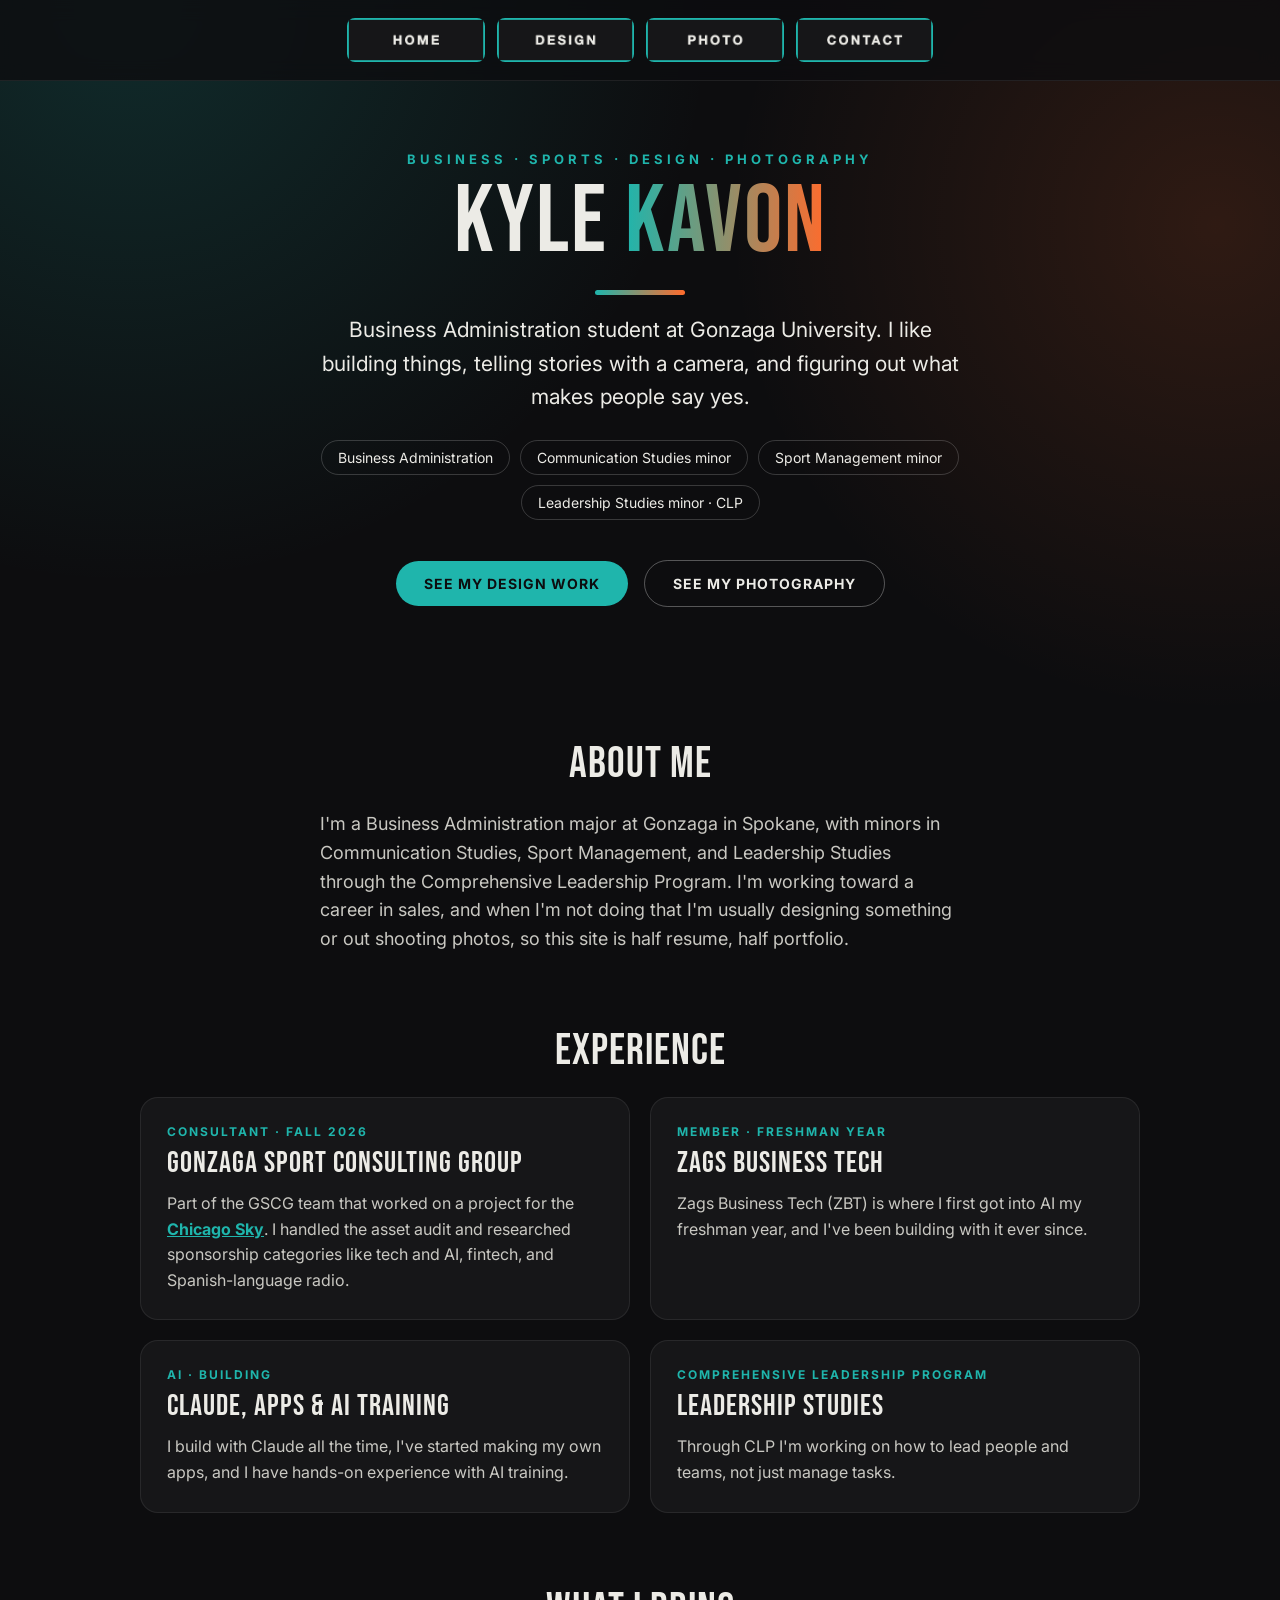
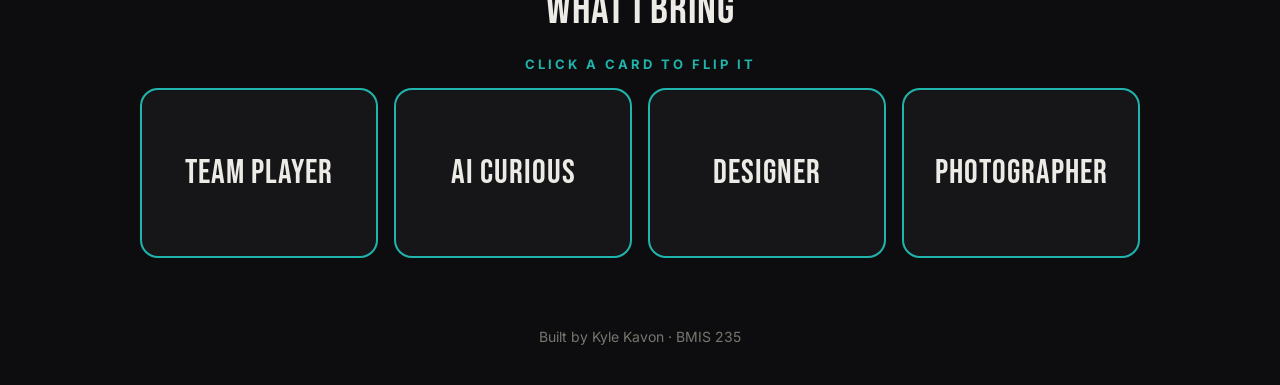
<file: index.html>
<!DOCTYPE html>
<!--
Author: Kyle Kavon
GU username: kkavon
Course: BMIS 235 - HTML-3
-->
<html lang="en">
<head>
<meta charset="utf-8">
<meta name="author" content="Kyle Kavon">
<meta name="viewport" content="width=device-width, initial-scale=1">
<title>Kyle Kavon · Portfolio</title>

<!-- fonts: Bebas Neue for headlines, Inter for body text -->
<link rel="preconnect" href="https://fonts.googleapis.com">
<link rel="stylesheet" href="https://fonts.googleapis.com/css2?family=Bebas+Neue&family=Inter:wght@400;600;700&display=swap">

<!-- this one line connects the page to the stylesheet -->
<link rel="stylesheet" href="styles.css">
</head>
<body>

<nav>
<a href="index.html"><img src="img/home.png" alt="Home"></a>
<a href="design.html"><img src="img/design.png" alt="Design"></a>
<a href="photography.html"><img src="img/photo.png" alt="Photo"></a>
<a href="contact.html"><img src="img/contact.png" alt="Contact"></a>
</nav>

<div class="hero">
<div class="eyebrow">Business &middot; Sports &middot; Design &middot; Photography</div>
<h1>Kyle <span class="gradient">Kavon</span></h1>
<p class="lead">Business Administration student at Gonzaga University. I like building things, telling stories with a camera, and figuring out what makes people say yes.</p>
<ul class="tags">
<li>Business Administration</li>
<li>Communication Studies minor</li>
<li>Sport Management minor</li>
<li>Leadership Studies minor &middot; CLP</li>
</ul>
<div class="cta">
<a href="design.html">See my design work</a>
<a class="alt" href="photography.html">See my photography</a>
</div>
</div>

<h2>About me</h2>
<p>I'm a Business Administration major at Gonzaga in Spokane, with minors in Communication Studies, Sport Management, and Leadership Studies through the Comprehensive Leadership Program. I'm working toward a career in sales, and when I'm not doing that I'm usually designing something or out shooting photos, so this site is half resume, half portfolio.</p>

<h2>Experience</h2>
<div class="cards">
<div class="card">
<div class="role">Consultant &middot; Fall 2026</div>
<h3>Gonzaga Sport Consulting Group</h3>
<p>Part of the GSCG team that worked on a project for the <a href="https://sky.wnba.com">Chicago Sky</a>. I handled the asset audit and researched sponsorship categories like tech and AI, fintech, and Spanish-language radio.</p>
</div>
<div class="card">
<div class="role">Member &middot; Freshman year</div>
<h3>Zags Business Tech</h3>
<p>Zags Business Tech (ZBT) is where I first got into AI my freshman year, and I've been building with it ever since.</p>
</div>
<div class="card">
<div class="role">AI &middot; Building</div>
<h3>Claude, Apps &amp; AI Training</h3>
<p>I build with Claude all the time, I've started making my own apps, and I have hands-on experience with AI training.</p>
</div>
<div class="card">
<div class="role">Comprehensive Leadership Program</div>
<h3>Leadership Studies</h3>
<p>Through CLP I'm working on how to lead people and teams, not just manage tasks.</p>
</div>
</div>

<h2>What I bring</h2>
<!-- Part 7: interactive graphic goes inside this box -->
<div class="showcase">
<!-- HTML: four cards, the front shows a strength and the back shows the proof -->
<div class="kk">
  <div class="kk-title">Click a card to flip it</div>
  <div class="kk-grid">
    <button class="kk-card" type="button"><span class="kk-inner"><span class="kk-front">Team Player</span><span class="kk-back">Part of the Gonzaga Sport Consulting Group team that worked with the Chicago Sky.</span></span></button>
    <button class="kk-card" type="button"><span class="kk-inner"><span class="kk-front">AI Curious</span><span class="kk-back">Got into AI through ZBT. Now I build apps with Claude and have AI training experience.</span></span></button>
    <button class="kk-card" type="button"><span class="kk-inner"><span class="kk-front">Designer</span><span class="kk-back">Posters, social graphics and branding. See the Design page.</span></span></button>
    <button class="kk-card" type="button"><span class="kk-inner"><span class="kk-front">Photographer</span><span class="kk-back">Sports photos edited in Lightroom. See the Photography page.</span></span></button>
  </div>
</div>

<!-- CSS: dark cards with a teal to orange edge that flip in 3D, every rule starts with .showcase -->
<style>
.showcase {
  max-width: 1000px;
  margin: 0 auto;
}
.showcase .kk {
  font-family: "Inter", "Helvetica Neue", Arial, sans-serif;
  text-align: center;
}
.showcase .kk-title {
  color: #1fb5ac;
  font-size: 13px;
  font-weight: 700;
  letter-spacing: 3px;
  text-transform: uppercase;
  margin-bottom: 16px;
}
.showcase .kk-grid {
  display: grid;
  grid-template-columns: repeat(auto-fit, minmax(200px, 1fr));
  gap: 16px;
}
.showcase .kk-card {
  height: 170px;
  padding: 0;
  border: none;
  background: none;
  cursor: pointer;
  perspective: 900px;
  font-family: "Inter", "Helvetica Neue", Arial, sans-serif;
}
.showcase .kk-inner {
  position: relative;
  display: block;
  width: 100%;
  height: 100%;
  transition: transform 0.6s;
  transform-style: preserve-3d;
}
.showcase .kk-card:hover .kk-inner {
  transform: rotateY(12deg);
}
.showcase .kk-card.kk-flipped .kk-inner {
  transform: rotateY(180deg);
}
.showcase .kk-front,
.showcase .kk-back {
  position: absolute;
  top: 0;
  left: 0;
  width: 100%;
  height: 100%;
  box-sizing: border-box;
  display: flex;
  align-items: center;
  justify-content: center;
  padding: 18px;
  border-radius: 18px;
  backface-visibility: hidden;
  -webkit-backface-visibility: hidden;
}
.showcase .kk-front {
  background-color: #161618;
  border: 2px solid #1fb5ac;
  color: #ecebe6;
  font-family: "Bebas Neue", Impact, sans-serif;
  font-size: 34px;
  letter-spacing: 1px;
}
.showcase .kk-back {
  background: linear-gradient(135deg, #1fb5ac, #ff6b2c);
  color: #0d0d0f;
  font-size: 15px;
  font-weight: 600;
  line-height: 1.45;
  transform: rotateY(180deg);
}
</style>

<!-- JavaScript: flips a card over each time you click it -->
<script>
(function () {
  var cards = document.querySelectorAll(".showcase .kk-card");
  for (var i = 0; i < cards.length; i++) {
    cards[i].addEventListener("click", function () {
      this.classList.toggle("kk-flipped");
    });
  }
})();
</script>
</div>

<footer>Built by Kyle Kavon &middot; BMIS 235</footer>

</body>
</html>
</file>
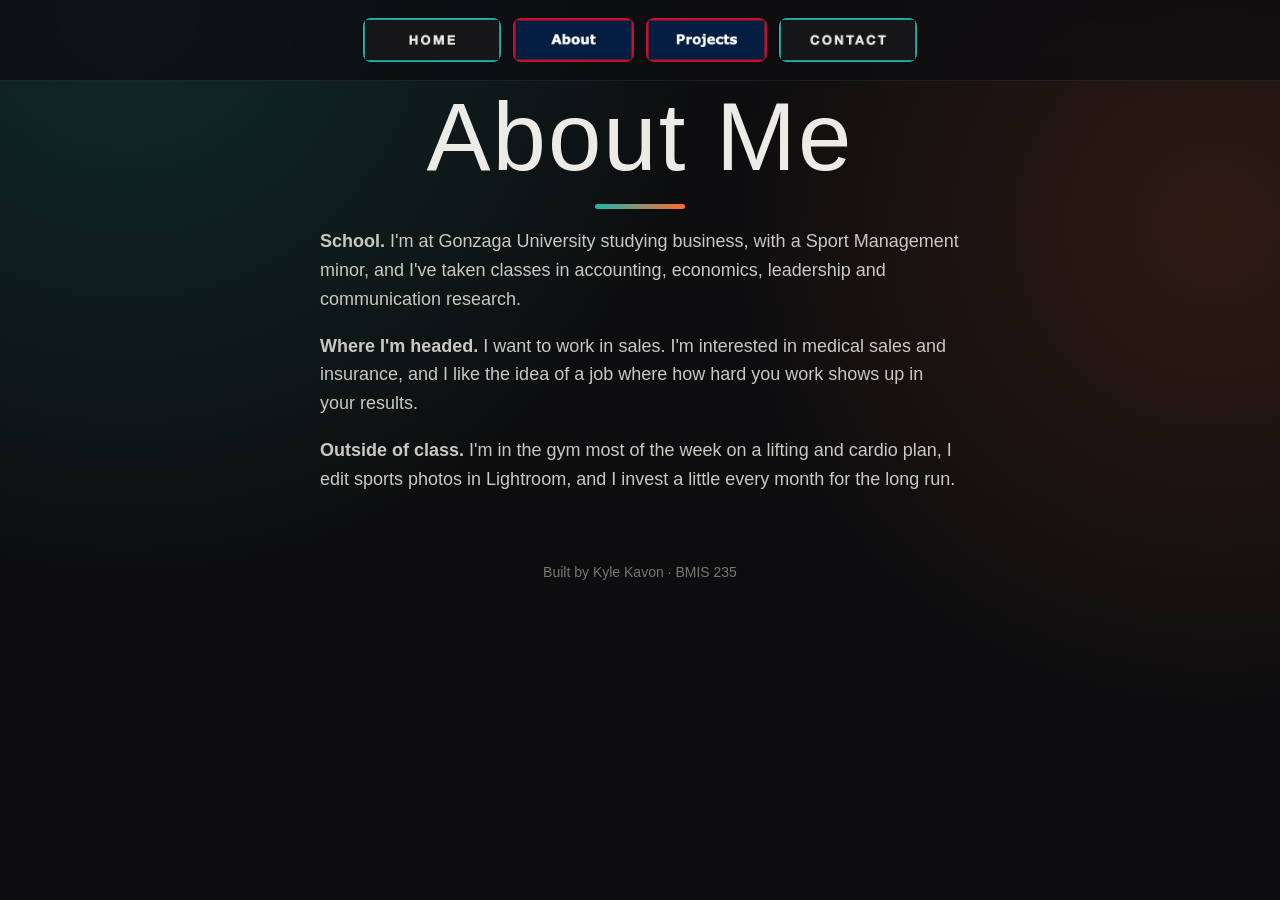
<file: about.html>
<!DOCTYPE html>
<!--
Author: Kyle Kavon
GU username: kkavon
Course: BMIS 235 - HTML-3
-->
<html lang="en">
<head>
<meta charset="utf-8">
<meta name="author" content="Kyle Kavon">
<title>About · Kyle Kavon</title>
<link rel="stylesheet" href="styles.css">
</head>
<body>

<nav>
<a href="index.html"><img src="img/home.png" alt="Home"></a>
<a href="about.html"><img src="img/about.png" alt="About"></a>
<a href="projects.html"><img src="img/projects.png" alt="Projects"></a>
<a href="contact.html"><img src="img/contact.png" alt="Contact"></a>
</nav>

<h1>About Me</h1>
<p><b>School.</b> I'm at Gonzaga University studying business, with a Sport Management minor, and I've taken classes in accounting, economics, leadership and communication research.</p>
<p><b>Where I'm headed.</b> I want to work in sales. I'm interested in medical sales and insurance, and I like the idea of a job where how hard you work shows up in your results.</p>
<p><b>Outside of class.</b> I'm in the gym most of the week on a lifting and cardio plan, I edit sports photos in Lightroom, and I invest a little every month for the long run.</p>

<footer>Built by Kyle Kavon &middot; BMIS 235</footer>

</body>
</html>
</file>
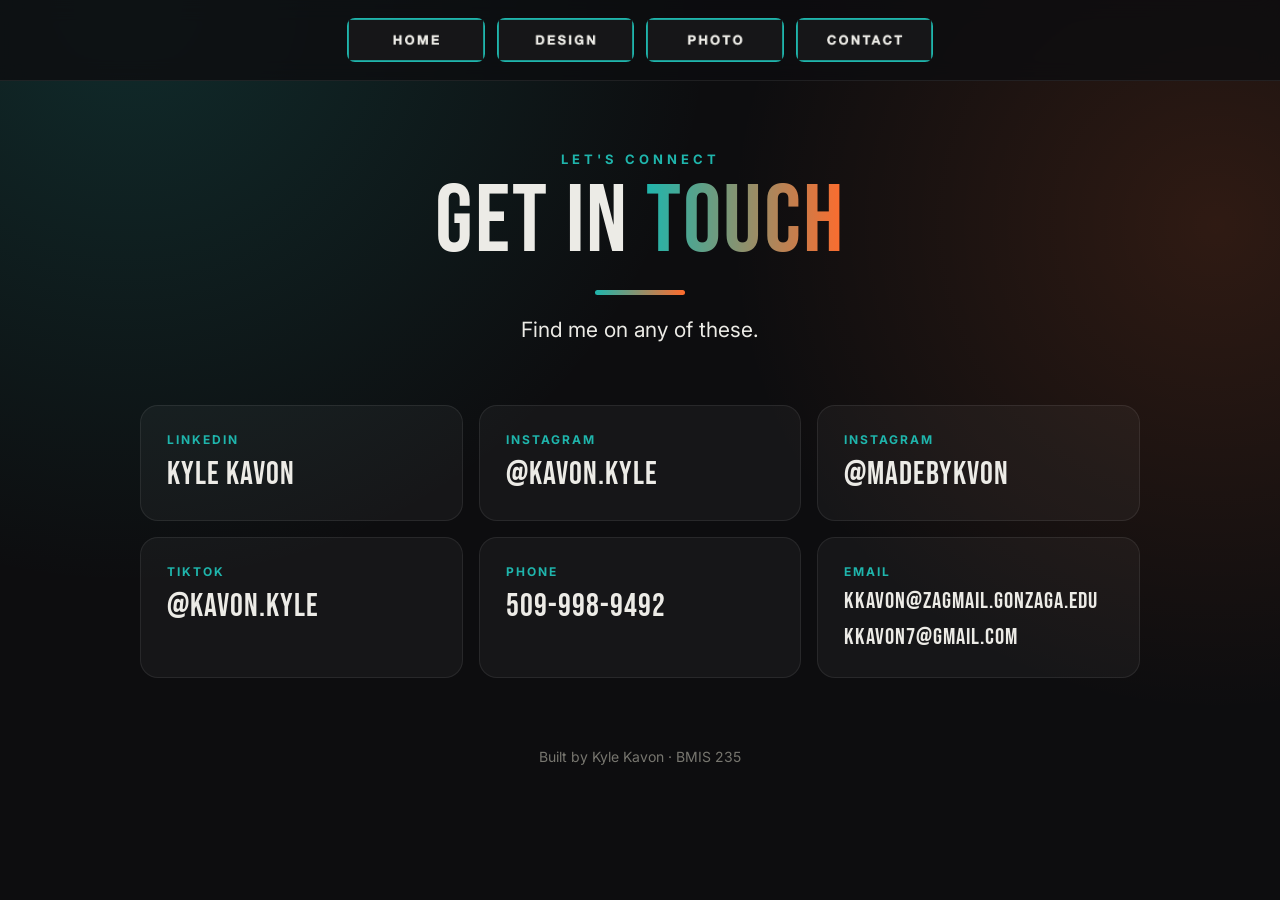
<file: contact.html>
<!DOCTYPE html>
<!--
Author: Kyle Kavon
GU username: kkavon
Course: BMIS 235 - HTML-3
-->
<html lang="en">
<head>
<meta charset="utf-8">
<meta name="author" content="Kyle Kavon">
<meta name="viewport" content="width=device-width, initial-scale=1">
<title>Contact · Kyle Kavon</title>

<!-- fonts: Bebas Neue for headlines, Inter for body text -->
<link rel="preconnect" href="https://fonts.googleapis.com">
<link rel="stylesheet" href="https://fonts.googleapis.com/css2?family=Bebas+Neue&family=Inter:wght@400;600;700&display=swap">

<!-- this one line connects the page to the stylesheet -->
<link rel="stylesheet" href="styles.css">
</head>
<body>

<nav>
<a href="index.html"><img src="img/home.png" alt="Home"></a>
<a href="design.html"><img src="img/design.png" alt="Design"></a>
<a href="photography.html"><img src="img/photo.png" alt="Photo"></a>
<a href="contact.html"><img src="img/contact.png" alt="Contact"></a>
</nav>

<div class="hero">
<div class="eyebrow">Let's connect</div>
<h1>Get in <span class="gradient">touch</span></h1>
<p class="lead">Find me on any of these.</p>
</div>

<div class="socials">
<a class="card" href="https://www.linkedin.com/in/kyle-kavon-584676334/">
<div class="role">LinkedIn</div>
<span class="handle">Kyle Kavon</span>
</a>
<a class="card" href="https://www.instagram.com/kavon.kyle/">
<div class="role">Instagram</div>
<span class="handle">@kavon.kyle</span>
</a>
<a class="card" href="https://www.instagram.com/madebykvon/">
<div class="role">Instagram</div>
<span class="handle">@madebykvon</span>
</a>
<a class="card" href="https://www.tiktok.com/@kavon.kyle">
<div class="role">TikTok</div>
<span class="handle">@kavon.kyle</span>
</a>
<a class="card" href="tel:+15099989492">
<div class="role">Phone</div>
<span class="handle">509-998-9492</span>
</a>
<div class="card">
<div class="role">Email</div>
<a class="handle small" href="mailto:kkavon@zagmail.gonzaga.edu">kkavon@zagmail.gonzaga.edu</a>
<a class="handle small" href="mailto:kkavon7@gmail.com">kkavon7@gmail.com</a>
</div>
</div>

<footer>Built by Kyle Kavon &middot; BMIS 235</footer>

</body>
</html>
</file>
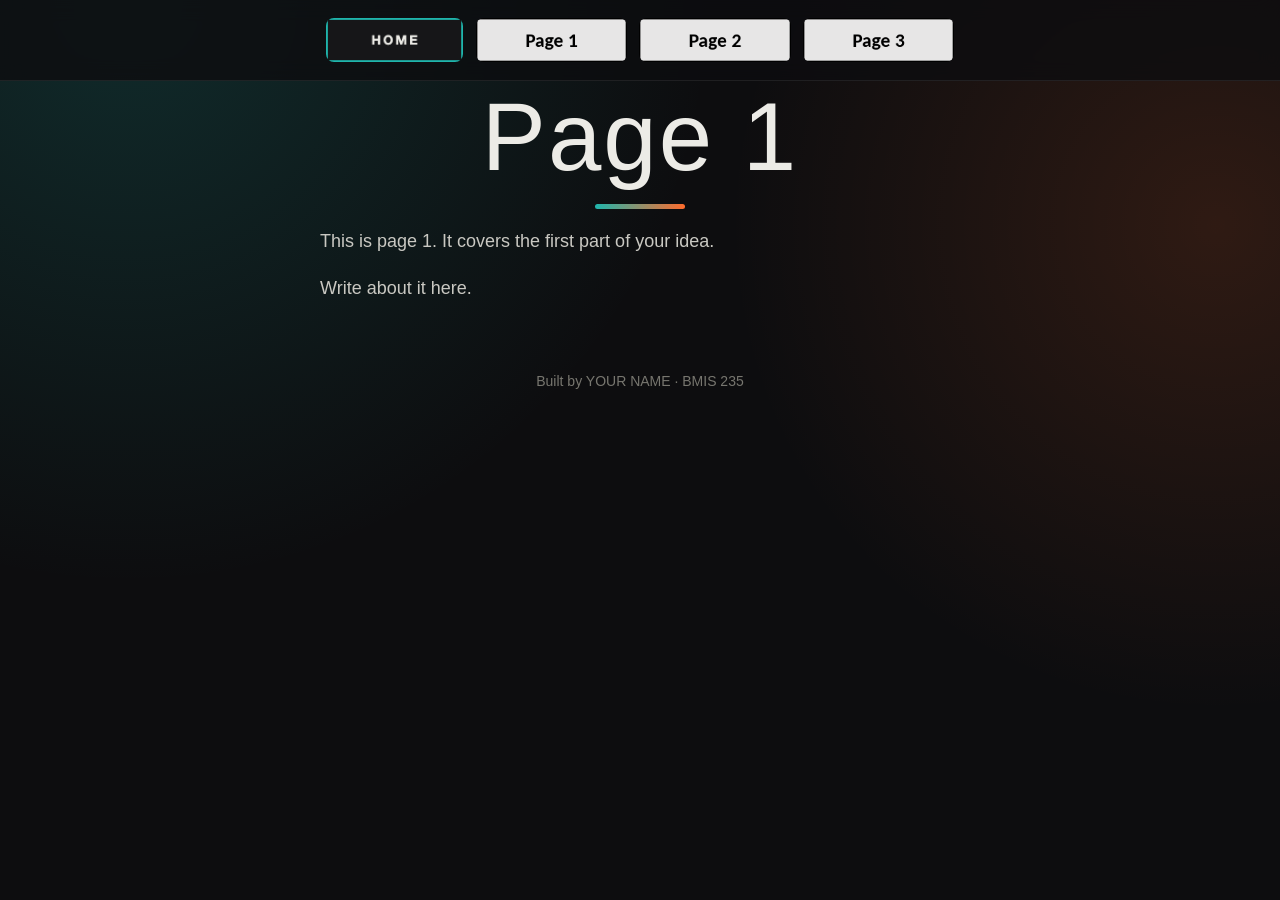
<file: page1.html>
<!DOCTYPE html>
<!--
  Author: YOUR NAME
  GU username: YOUR-GU-USERNAME
  Course: BMIS 235 - HTML-3
-->
<html lang="en">
<head>
<meta charset="utf-8">
<meta name="author" content="YOUR NAME">
<title>Page 1</title>

<!-- this one line connects the page to the stylesheet -->
<link rel="stylesheet" href="styles.css">
</head>
<body>

<!-- ===== MENU ============================================================
     The menu is four links. Each link wraps an image instead of words.
     Build it once on this page, check that every link works,
     then copy the whole <nav> block and paste it over the menu on the
     other three pages, so every page has the exact same menu.
     ===================================================================== -->
<nav>
    <a href="index.html"><img src="img/home.png" alt="Home"></a>
    <a href="page1.html"><img src="img/page1.png" alt="Page 1"></a>
    <a href="page2.html"><img src="img/page2.png" alt="Page 2"></a>
    <a href="page3.html"><img src="img/page3.png" alt="Page 3"></a>
</nav>

<h1>Page 1</h1>
<p>This is page 1. It covers the first part of your idea.</p>
<p>Write about it here.</p>

<!-- Footer: fill in your name -->
<footer>Built by YOUR NAME &middot; BMIS 235</footer>

</body>
</html>
</file>
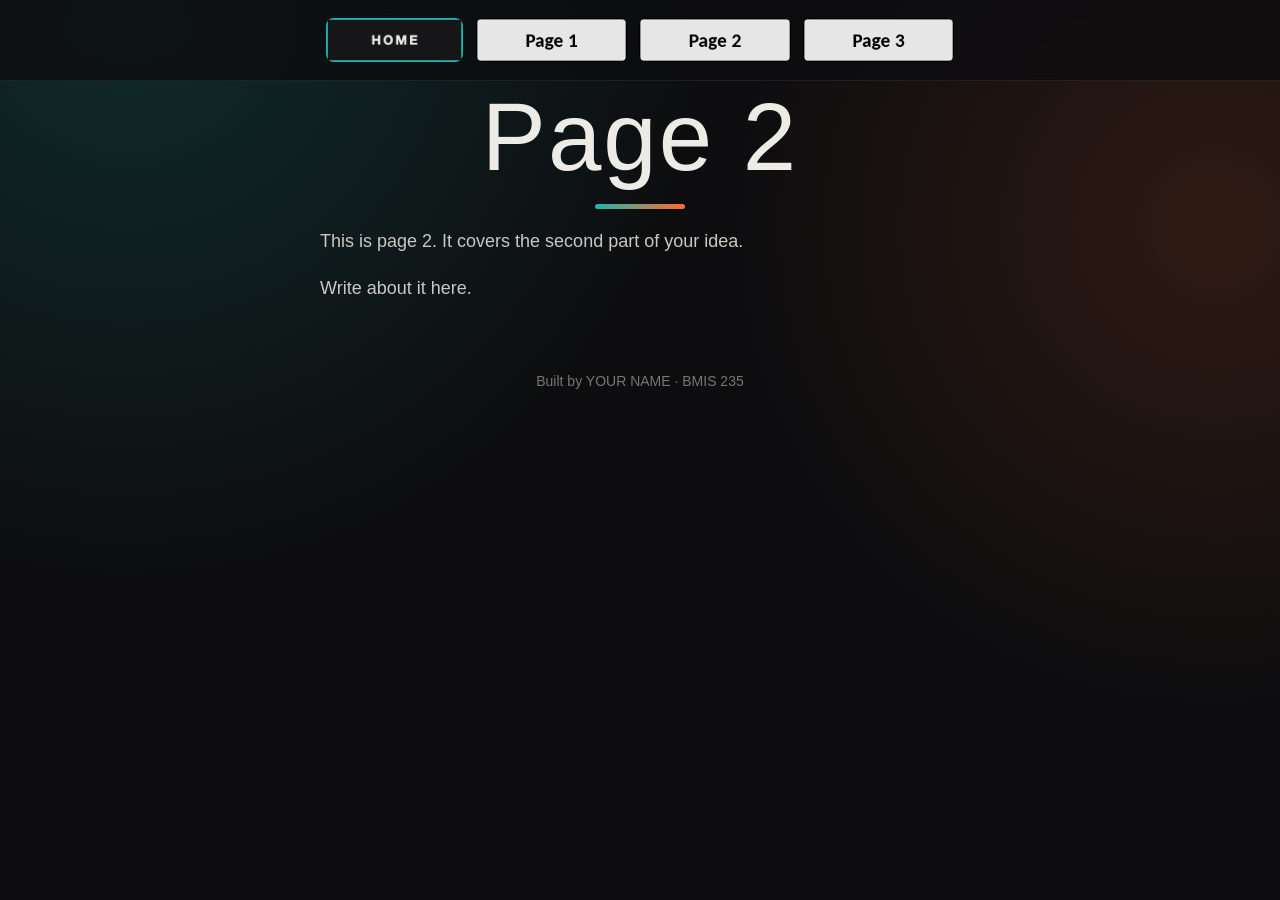
<file: page2.html>
<!DOCTYPE html>
<!--
  Author: YOUR NAME
  GU username: YOUR-GU-USERNAME
  Course: BMIS 235 - HTML-3
-->
<html lang="en">
<head>
<meta charset="utf-8">
<meta name="author" content="YOUR NAME">
<title>Page 2</title>

<!-- this one line connects the page to the stylesheet -->
<link rel="stylesheet" href="styles.css">
</head>
<body>

<!-- ===== MENU ============================================================
     The menu is four links. Each link wraps an image instead of words.
     Build it once on this page, check that every link works,
     then copy the whole <nav> block and paste it over the menu on the
     other three pages, so every page has the exact same menu.
     ===================================================================== -->
<nav>
    <a href="index.html"><img src="img/home.png" alt="Home"></a>
    <a href="page1.html"><img src="img/page1.png" alt="Page 1"></a>
    <a href="page2.html"><img src="img/page2.png" alt="Page 2"></a>
    <a href="page3.html"><img src="img/page3.png" alt="Page 3"></a>
</nav>

<h1>Page 2</h1>
<p>This is page 2. It covers the second part of your idea.</p>
<p>Write about it here.</p>

<!-- Footer: fill in your name -->
<footer>Built by YOUR NAME &middot; BMIS 235</footer>

</body>
</html>
</file>
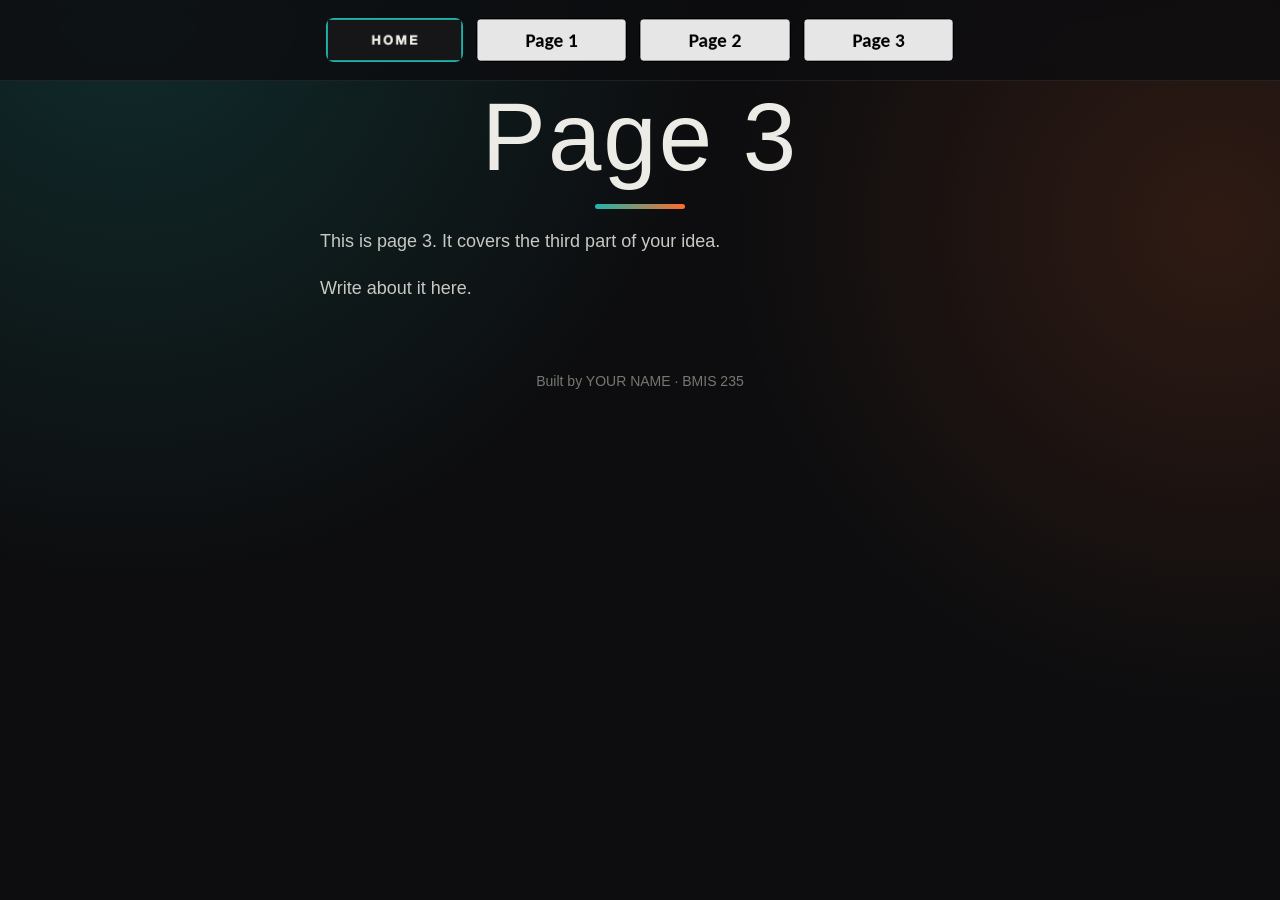
<file: page3.html>
<!DOCTYPE html>
<!--
  Author: YOUR NAME
  GU username: YOUR-GU-USERNAME
  Course: BMIS 235 - HTML-3
-->
<html lang="en">
<head>
<meta charset="utf-8">
<meta name="author" content="YOUR NAME">
<title>Page 3</title>

<!-- this one line connects the page to the stylesheet -->
<link rel="stylesheet" href="styles.css">
</head>
<body>

<!-- ===== MENU ============================================================
     The menu is four links. Each link wraps an image instead of words.
     Build it once on this page, check that every link works,
     then copy the whole <nav> block and paste it over the menu on the
     other three pages, so every page has the exact same menu.
     ===================================================================== -->
<nav>
    <a href="index.html"><img src="img/home.png" alt="Home"></a>
    <a href="page1.html"><img src="img/page1.png" alt="Page 1"></a>
    <a href="page2.html"><img src="img/page2.png" alt="Page 2"></a>
    <a href="page3.html"><img src="img/page3.png" alt="Page 3"></a>
</nav>

<h1>Page 3</h1>
<p>This is page 3. It covers the third part of your idea.</p>
<p>Write about it here.</p>

<!-- Footer: fill in your name -->
<footer>Built by YOUR NAME &middot; BMIS 235</footer>

</body>
</html>
</file>
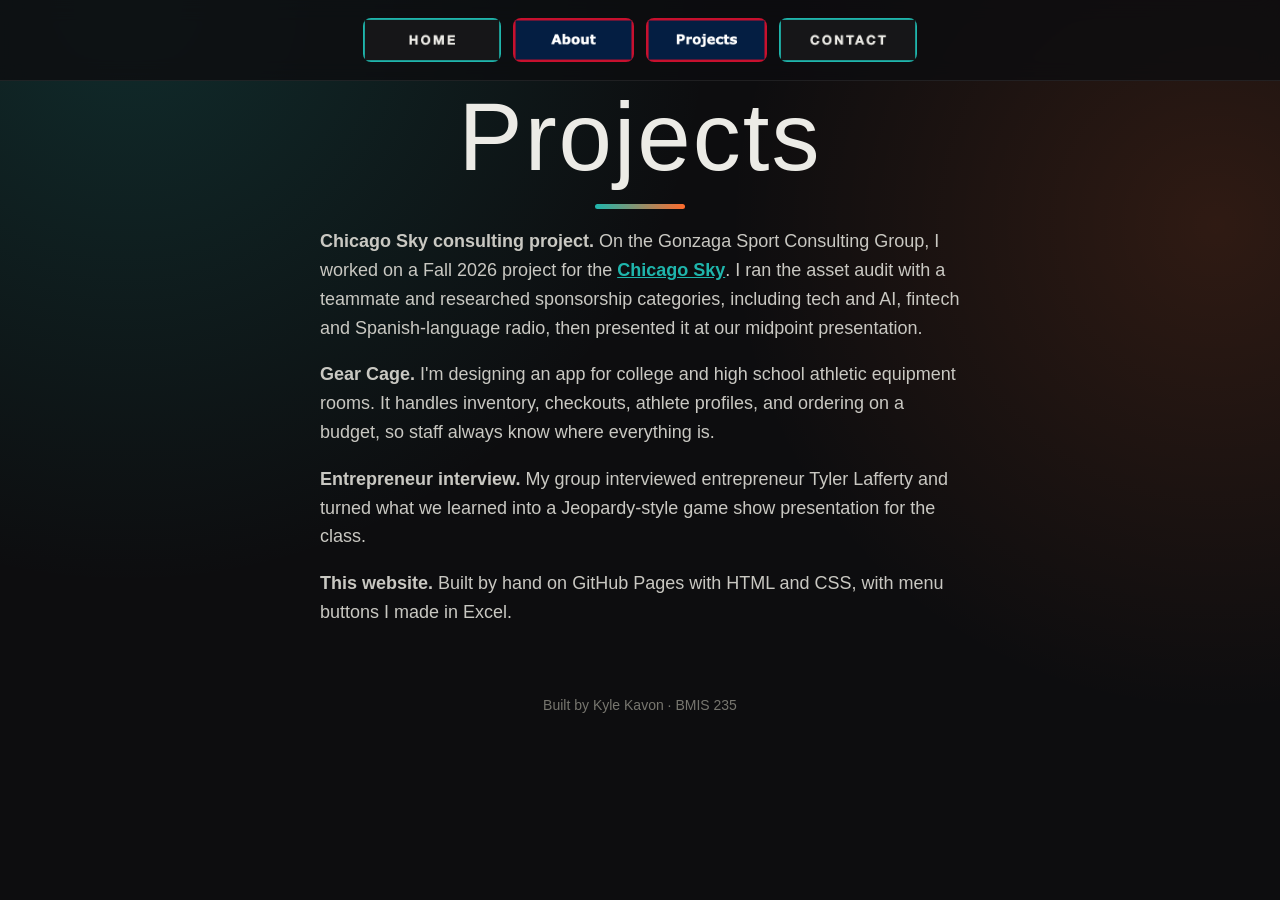
<file: projects.html>
<!DOCTYPE html>
<!--
Author: Kyle Kavon
GU username: kkavon
Course: BMIS 235 - HTML-3
-->
<html lang="en">
<head>
<meta charset="utf-8">
<meta name="author" content="Kyle Kavon">
<title>Projects · Kyle Kavon</title>
<link rel="stylesheet" href="styles.css">
</head>
<body>

<nav>
<a href="index.html"><img src="img/home.png" alt="Home"></a>
<a href="about.html"><img src="img/about.png" alt="About"></a>
<a href="projects.html"><img src="img/projects.png" alt="Projects"></a>
<a href="contact.html"><img src="img/contact.png" alt="Contact"></a>
</nav>

<h1>Projects</h1>
<p><b>Chicago Sky consulting project.</b> On the Gonzaga Sport Consulting Group, I worked on a Fall 2026 project for the <a href="https://sky.wnba.com">Chicago Sky</a>. I ran the asset audit with a teammate and researched sponsorship categories, including tech and AI, fintech and Spanish-language radio, then presented it at our midpoint presentation.</p>
<p><b>Gear Cage.</b> I'm designing an app for college and high school athletic equipment rooms. It handles inventory, checkouts, athlete profiles, and ordering on a budget, so staff always know where everything is.</p>
<p><b>Entrepreneur interview.</b> My group interviewed entrepreneur Tyler Lafferty and turned what we learned into a Jeopardy-style game show presentation for the class.</p>
<p><b>This website.</b> Built by hand on GitHub Pages with HTML and CSS, with menu buttons I made in Excel.</p>

<footer>Built by Kyle Kavon &middot; BMIS 235</footer>

</body>
</html>
</file>
<file: styles.css>
/* =====================================================================
styles.css · Kyle Kavon (kkavon) · Portfolio brand
---------------------------------------------------------------------
Dark background, Bebas Neue headlines, Inter body text, and teal
and orange accents (the same split-tone I use in my photo edits).
Every page links to this one file, so the whole site stays on brand.
===================================================================== */

body {
font-family: "Inter", "Helvetica Neue", Arial, sans-serif;
background-color: #0d0d0f;
background-image: radial-gradient(circle at 10% 0%, rgba(31, 181, 172, 0.18), transparent 40%),
                  radial-gradient(circle at 95% 25%, rgba(255, 107, 44, 0.14), transparent 35%);
background-attachment: fixed;
color: #ecebe6;
margin: 0;
padding: 0 20px 40px 20px;
}

/* the menu sticks to the top and blurs whatever scrolls under it */
nav {
position: sticky;
top: 0;
z-index: 10;
background-color: rgba(13, 13, 15, 0.8);
backdrop-filter: blur(10px);
-webkit-backdrop-filter: blur(10px);
border-bottom: 1px solid rgba(255, 255, 255, 0.08);
margin: 0 -20px;
padding: 14px;
text-align: center;
}

/* every menu image is the same height, with soft corners */
nav img {
height: 44px;
margin: 4px;
vertical-align: middle;
border-radius: 8px;
}

nav a {
text-decoration: none;
}

h1 {
font-family: "Bebas Neue", Impact, sans-serif;
font-weight: 400;
color: #ecebe6;
text-align: center;
font-size: 96px;
line-height: 0.95;
letter-spacing: 2px;
margin: 10px auto 10px auto;
}

h2 {
font-family: "Bebas Neue", Impact, sans-serif;
font-weight: 400;
font-size: 44px;
letter-spacing: 1px;
color: #ecebe6;
text-align: center;
max-width: 1000px;
margin: 70px auto 20px auto;
}

p {
max-width: 640px;
margin: 18px auto;
font-size: 18px;
line-height: 1.6;
color: #c9c8c2;
}

footer {
text-align: center;
font-size: 14px;
color: #77766f;
margin-top: 70px;
}

/* ===== HERO ============================================================ */

.hero {
padding: 70px 0 20px 0;
}

/* small label above each page title */
.eyebrow {
text-align: center;
text-transform: uppercase;
letter-spacing: 4px;
font-size: 13px;
font-weight: 700;
color: #1fb5ac;
}

/* teal to orange text */
.gradient {
background: linear-gradient(90deg, #1fb5ac, #ff6b2c);
-webkit-background-clip: text;
background-clip: text;
color: transparent;
}

.lead {
text-align: center;
font-size: 21px;
color: #ecebe6;
}

/* pill tags for majors and minors */
.tags {
display: flex;
flex-wrap: wrap;
justify-content: center;
gap: 10px;
max-width: 820px;
margin: 26px auto;
padding: 0;
list-style: none;
}

.tags li {
border: 1px solid rgba(255, 255, 255, 0.18);
border-radius: 999px;
padding: 8px 16px;
font-size: 14px;
transition: border-color 0.2s, color 0.2s;
}

.tags li:hover {
border-color: #1fb5ac;
color: #1fb5ac;
}

/* big pill buttons */
.cta {
text-align: center;
margin: 34px auto;
}

.cta a {
display: inline-block;
margin: 6px;
padding: 14px 28px;
border-radius: 999px;
background-color: #1fb5ac;
color: #0d0d0f;
font-weight: 700;
font-size: 14px;
letter-spacing: 1px;
text-transform: uppercase;
text-decoration: none;
transition: background-color 0.2s, transform 0.2s;
}

.cta a.alt {
background-color: transparent;
color: #ecebe6;
border: 1px solid rgba(255, 255, 255, 0.3);
}

.cta a:hover {
background-color: #ff6b2c;
color: #0d0d0f;
transform: translateY(-2px);
}

/* ===== EXPERIENCE CARDS ================================================ */

.cards {
display: grid;
grid-template-columns: repeat(auto-fit, minmax(min(100%, 380px), 1fr));
gap: 20px;
max-width: 1000px;
margin: 0 auto;
}

.card {
background-color: rgba(255, 255, 255, 0.04);
border: 1px solid rgba(255, 255, 255, 0.08);
border-radius: 18px;
padding: 26px;
transition: transform 0.25s, border-color 0.25s;
}

.card:hover {
transform: translateY(-6px);
border-color: #ff6b2c;
}

.card h3 {
font-family: "Bebas Neue", Impact, sans-serif;
font-weight: 400;
font-size: 30px;
letter-spacing: 1px;
margin: 6px 0;
color: #ecebe6;
}

.card .role {
color: #1fb5ac;
font-size: 12px;
font-weight: 700;
letter-spacing: 2px;
text-transform: uppercase;
}

.card p {
margin: 10px 0 0 0;
font-size: 16px;
}

/* ===== GALLERIES ======================================================= */

/* design page: even grid */
.gallery {
display: grid;
grid-template-columns: repeat(auto-fill, minmax(300px, 1fr));
gap: 16px;
max-width: 1100px;
margin: 30px auto;
}

/* photo page: staggered columns */
.masonry {
columns: 3 280px;
column-gap: 16px;
max-width: 1100px;
margin: 30px auto;
}

.masonry .tile {
display: block;
break-inside: avoid;
margin-bottom: 16px;
}

/* one piece of work. Until an image is uploaded it shows a placeholder */
.tile {
position: relative;
margin: 0;
aspect-ratio: 4 / 3;
border-radius: 16px;
overflow: hidden;
background: linear-gradient(135deg, rgba(31, 181, 172, 0.25), rgba(255, 107, 44, 0.25));
}

.tile.tall {
aspect-ratio: 3 / 4;
}

.tile::before {
content: "Your work goes here";
position: absolute;
top: 0;
left: 0;
right: 0;
bottom: 0;
display: flex;
align-items: center;
justify-content: center;
color: rgba(255, 255, 255, 0.55);
font-size: 13px;
letter-spacing: 3px;
text-transform: uppercase;
}

.tile img {
position: relative;
z-index: 1;
display: block;
width: 100%;
height: 100%;
object-fit: cover;
transition: transform 0.5s;
}

.tile:hover img {
transform: scale(1.06);
}

/* caption slides up when you hover */
.tile figcaption {
position: absolute;
left: 0;
right: 0;
bottom: 0;
z-index: 2;
padding: 18px;
background: linear-gradient(transparent, rgba(0, 0, 0, 0.85));
font-size: 14px;
color: #ecebe6;
transform: translateY(100%);
transition: transform 0.3s;
}

.tile:hover figcaption {
transform: translateY(0);
}

.tile figcaption b {
display: block;
font-family: "Bebas Neue", Impact, sans-serif;
font-weight: 400;
font-size: 24px;
letter-spacing: 1px;
}

/* smaller headlines on phones */
@media (max-width: 600px) {
h1 {
font-size: 60px;
}
.tile figcaption {
transform: translateY(0);
}
}

/* ===== CONTACT LINKS =================================================== */

.socials {
display: grid;
grid-template-columns: repeat(auto-fit, minmax(min(100%, 290px), 1fr));
gap: 16px;
max-width: 1000px;
margin: 20px auto 0 auto;
}

/* a whole card can be a link */
a.card {
display: block;
text-decoration: none;
color: inherit;
}

.card .handle {
display: block;
font-family: "Bebas Neue", Impact, sans-serif;
font-size: 32px;
letter-spacing: 1px;
color: #ecebe6;
text-decoration: none;
margin-top: 8px;
overflow-wrap: anywhere;
transition: color 0.2s;
}

.card .handle.small {
font-size: 23px;
}

a.card:hover .handle,
.card a.handle:hover {
color: #ff6b2c;
}

/* ===== MY 3 STYLES ===================================================== */

/* 1. menu buttons lift up when you hover */
nav img {
  transition: transform 0.2s;
}
nav img:hover {
  transform: translateY(-3px) scale(1.05);
}

/* 2. links in paragraphs are teal and turn orange on hover */
p a {
  color: #1fb5ac;
  font-weight: bold;
}
p a:hover {
  color: #ff6b2c;
}

/* 3. teal to orange accent bar under every page heading */
h1::after {
  content: "";
  display: block;
  width: 90px;
  height: 5px;
  margin: 22px auto 0 auto;
  border-radius: 5px;
  background: linear-gradient(90deg, #1fb5ac, #ff6b2c);
}
</file>
